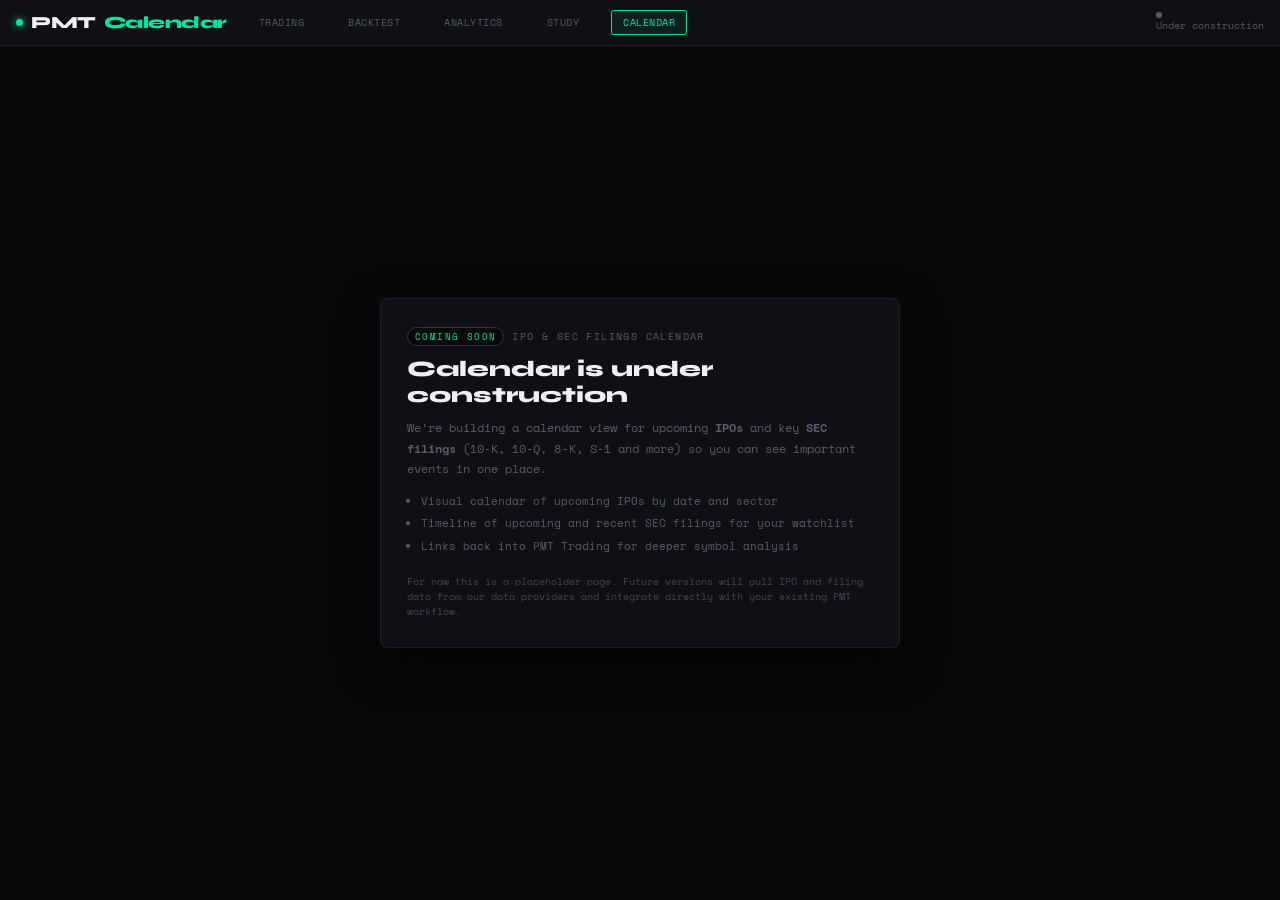
<file: code/pmt-calendar.html>
<!DOCTYPE html>
<html lang="en">
<head>
<meta charset="UTF-8" />
<meta name="viewport" content="width=device-width, initial-scale=1.0" />
<title>PMT Calendar</title>
<link rel="preconnect" href="https://fonts.googleapis.com" />
<link href="https://fonts.googleapis.com/css2?family=Space+Mono:wght@400;700&family=Syne:wght@400;600;700;800&display=swap" rel="stylesheet" />
<style>
*,*::before,*::after{box-sizing:border-box;margin:0;padding:0}
html,body{height:100%;background:#08090b;color:#c9cdd8;font-family:'Space Mono',monospace;font-size:12px}
:root{
  --bg:#08090b;--surface:#0e1014;--border:#1d2028;--border-hi:#2e333f;
  --text:#c9cdd8;--text-dim:#555b6a;--text-hi:#eef0f5;
  --green:#00e5a0;--green-dim:#00e5a012;--amber:#f5a623;
  --red:#ff4d6a;--blue:#4d9fff;--purple:#a78bfa;
  --mono:'Space Mono',monospace;--sans:'Syne',sans-serif;
}
body{background:var(--bg);color:var(--text);font-family:var(--mono);display:flex;flex-direction:column}
#topbar{height:46px;background:var(--surface);border-bottom:1px solid var(--border);display:flex;align-items:center;padding:0 16px;gap:20px}
#logo{font-family:var(--sans);font-weight:800;font-size:17px;color:var(--text-hi);letter-spacing:-0.5px;display:flex;align-items:center;gap:8px;white-space:nowrap}
#logo em{color:var(--green);font-style:normal}
#logo::before{content:'';width:7px;height:7px;border-radius:50%;background:var(--green);box-shadow:0 0 8px var(--green);animation:pulse 2s ease-in-out infinite;flex-shrink:0}
@keyframes pulse{0%,100%{opacity:1;transform:scale(1)}50%{opacity:.5;transform:scale(.85)}}
.nav-btn{font-family:var(--mono);font-size:10px;color:var(--text-dim);background:none;border:1px solid transparent;padding:4px 11px;cursor:pointer;border-radius:3px;letter-spacing:.5px;text-transform:uppercase;transition:all .15s;white-space:nowrap}
.nav-btn:hover{color:var(--text-hi);border-color:var(--border-hi);background:var(--border)}
.nav-btn.active{color:var(--green);border-color:var(--green);background:var(--green-dim)}
#tb-right{margin-left:auto;display:flex;align-items:center;gap:14px;font-size:10px;color:var(--text-dim)}
#ws-dot{width:6px;height:6px;border-radius:50%;background:var(--text-dim)}
#workspace{flex:1;display:flex;align-items:center;justify-content:center;padding:32px}
.card{max-width:520px;width:100%;background:var(--surface);border-radius:8px;border:1px solid var(--border);padding:28px 26px;box-shadow:0 16px 40px #000a}
.badge-row{display:flex;align-items:center;gap:8px;margin-bottom:10px;font-size:10px;color:var(--text-dim);text-transform:uppercase;letter-spacing:.14em}
.badge{padding:2px 7px;border-radius:999px;border:1px solid var(--border-hi);background:var(--bg);color:var(--green);font-size:9px}
.card h1{font-family:var(--sans);font-size:22px;font-weight:800;color:var(--text-hi);margin-bottom:10px}
.pill-row{display:flex;flex-wrap:wrap;gap:6px;margin:10px 0 14px}
.pill{font-size:10px;padding:4px 9px;border-radius:999px;border:1px solid var(--border-hi);background:var(--bg);color:var(--text-dim)}
.pill strong{color:var(--text-hi);font-weight:600}
.lead{font-size:12px;color:var(--text-dim);line-height:1.7;margin-bottom:12px}
.todo-list{font-size:11px;color:var(--text-dim);line-height:1.7;margin-left:14px}
.todo-list li{margin-bottom:4px}
.hint{margin-top:18px;font-size:10px;color:var(--text-dim);opacity:.7}
.hint code{background:var(--bg);padding:2px 4px;border-radius:3px;border:1px solid var(--border)}
</style>
</head>
<body>

<div id="topbar">
  <div id="logo">PMT <em>Calendar</em></div>
  <button class="nav-btn" onclick="window.open('pmt-trading.html','_self')">Trading</button>
  <button class="nav-btn" onclick="window.open('pmt-backtest.html','_blank')">Backtest</button>
  <button class="nav-btn" onclick="window.open('pmt-backtest.html#analytics','_blank')">Analytics</button>
  <button class="nav-btn" onclick="window.open('pmt-study.html','_blank')">Study</button>
  <button class="nav-btn active">Calendar</button>
  <div id="tb-right">
    <div id="tb-status"><div id="ws-dot"></div><span id="ws-label">Under construction</span></div>
  </div>
</div>

<div id="workspace">
  <div class="card">
    <div class="badge-row">
      <span class="badge">Coming soon</span>
      <span>IPO &amp; SEC filings calendar</span>
    </div>
    <h1>Calendar is under construction</h1>
    <p class="lead">
      We’re building a calendar view for upcoming <strong>IPOs</strong> and key <strong>SEC filings</strong>
      (10‑K, 10‑Q, 8‑K, S‑1 and more) so you can see important events in one place.
    </p>
    <ul class="todo-list">
      <li>Visual calendar of upcoming IPOs by date and sector</li>
      <li>Timeline of upcoming and recent SEC filings for your watchlist</li>
      <li>Links back into PMT Trading for deeper symbol analysis</li>
    </ul>
    <p class="hint">
      For now this is a placeholder page. Future versions will pull IPO and filing data from our data providers
      and integrate directly with your existing PMT workflow.
    </p>
  </div>
</div>

</body>
</html>
</file>
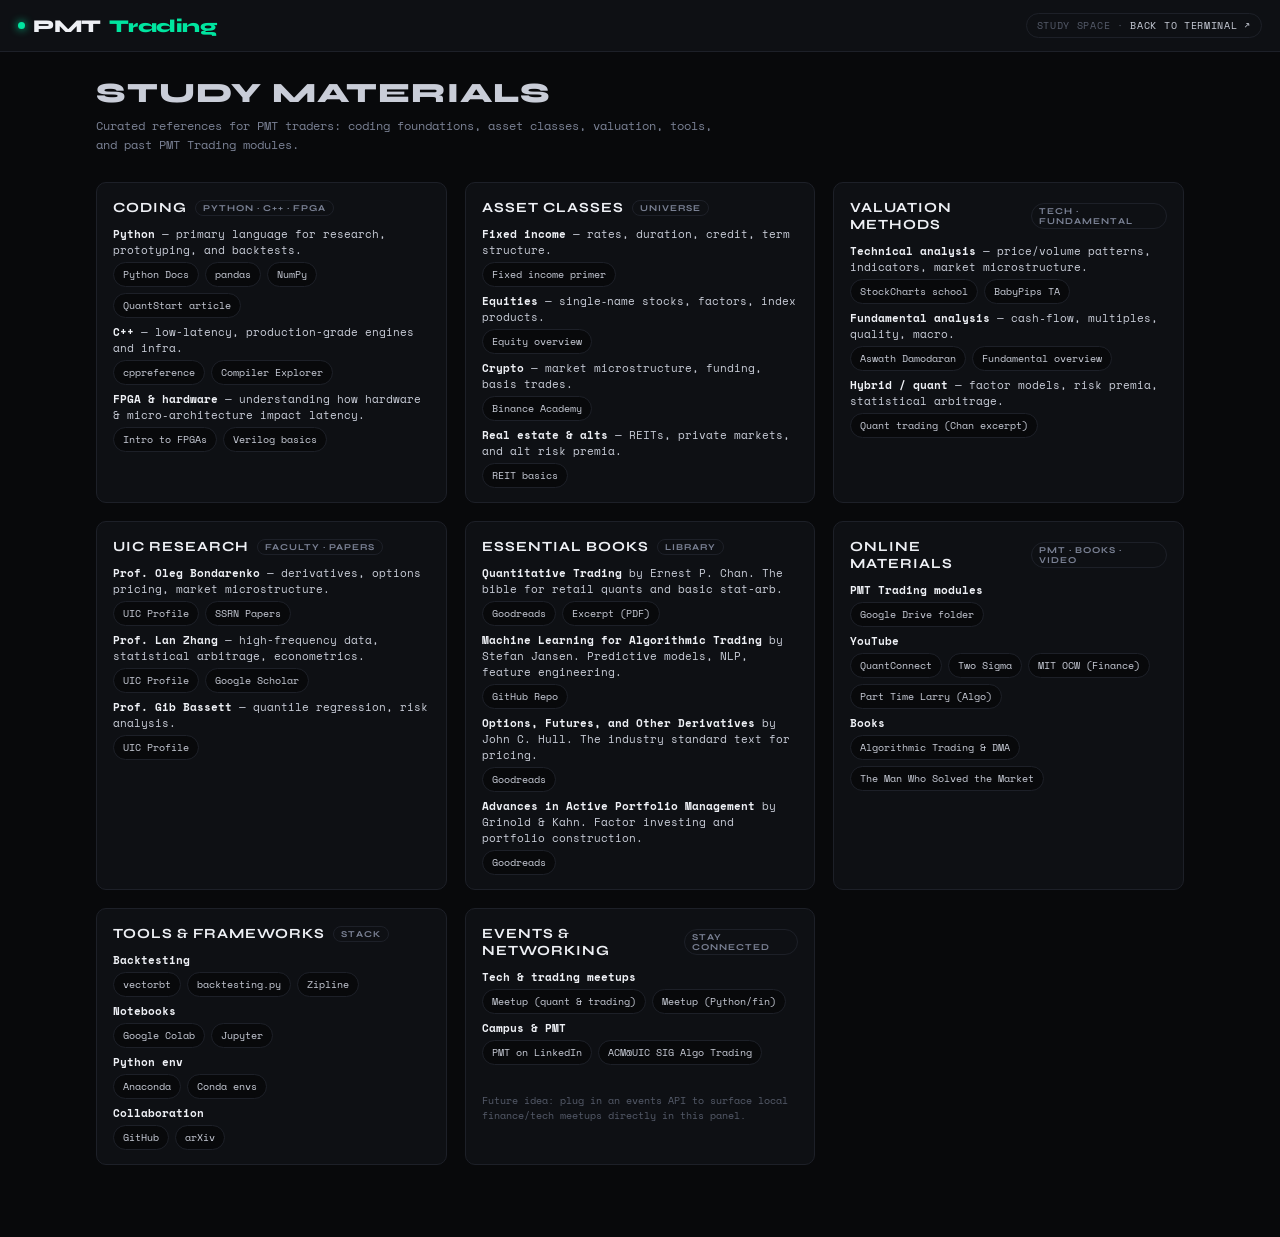
<file: code/pmt-study.html>
<!DOCTYPE html>
<html lang="en">
<head>
<meta charset="UTF-8" />
<meta name="viewport" content="width=device-width, initial-scale=1.0" />
<title>PMT Trading · Study Materials</title>
<link rel="preconnect" href="https://fonts.googleapis.com" />
<link href="https://fonts.googleapis.com/css2?family=Space+Mono:wght@400;700&family=Syne:wght@400;600;700;800&display=swap" rel="stylesheet" />
<style>
*,*::before,*::after{box-sizing:border-box;margin:0;padding:0}
body{
  min-height:100vh;
  background:#08090b;
  color:#c9cdd8;
  font-family:'Space Mono',monospace;
}
a{color:#4d9fff;text-decoration:none}
a:hover{text-decoration:underline}

/* Topbar (lightweight, echoes main app) */
#topbar{
  height:52px;
  background:#0e1014;
  border-bottom:1px solid #1d2028;
  display:flex;
  align-items:center;
  padding:0 18px;
  gap:18px;
}
#logo{
  font-family:'Syne',sans-serif;
  font-weight:800;
  font-size:18px;
  color:#eef0f5;
  letter-spacing:-0.5px;
  display:flex;
  align-items:center;
  gap:8px;
}
#logo em{color:#00e5a0;font-style:normal}
#logo::before{
  content:'';
  width:7px;height:7px;border-radius:50%;
  background:#00e5a0;
  box-shadow:0 0 8px #00e5a0;
}
.tb-pill{
  margin-left:auto;
  font-size:10px;
  color:#555b6a;
  border:1px solid #1d2028;
  border-radius:999px;
  padding:4px 10px;
  text-transform:uppercase;
  letter-spacing:.7px;
}
.tb-pill a{color:#c9cdd8}

/* Layout */
#shell{
  max-width:1120px;
  margin:24px auto 40px;
  padding:0 16px 32px;
}

header h1{
  font-family:'Syne',sans-serif;
  font-size:28px;
  font-weight:800;
  letter-spacing:1px;
  text-transform:uppercase;
  margin-bottom:6px;
}
header p{
  color:#7a8194;
  font-size:12px;
  max-width:640px;
  line-height:1.6;
}

.grid{
  margin-top:28px;
  display:grid;
  grid-template-columns:repeat(auto-fit,minmax(260px,1fr));
  gap:18px;
}

.study-card{
  background:#0e1014;
  border:1px solid #1d2028;
  border-radius:10px;
  padding:16px 16px 14px;
  display:flex;
  flex-direction:column;
  gap:10px;
}
.study-card h2{
  font-family:'Syne',sans-serif;
  font-size:14px;
  letter-spacing:1px;
  text-transform:uppercase;
  color:#eef0f5;
  display:flex;
  align-items:center;
  gap:8px;
}
.tag{
  font-size:9px;
  padding:2px 7px;
  border-radius:999px;
  border:1px solid #1d2028;
  color:#7a8194;
}
.study-card ul{
  list-style:none;
  display:flex;
  flex-direction:column;
  gap:6px;
  font-size:11px;
}
.study-card li span.label{
  font-weight:700;
  color:#eef0f5;
}
.pill-links{
  display:flex;
  flex-wrap:wrap;
  gap:6px;
  margin-top:4px;
}
.pill-links a{
  font-size:10px;
  padding:4px 9px;
  border-radius:999px;
  border:1px solid #1d2028;
  background:#08090b;
  color:#c9cdd8;
}
.pill-links a:hover{
  border-color:#4d9fff;
  background:#10131b;
}

.note{
  margin-top:18px;
  font-size:10px;
  color:#555b6a;
}

@media (max-width:640px){
  #shell{margin-top:18px}
  header h1{font-size:22px}
}
</style>
</head>
<body>

<div id="topbar">
  <div id="logo">PMT <em>Trading</em></div>
  <div class="tb-pill">
    Study space · <a href="pmt-trading.html">back to terminal ↗</a>
  </div>
</div>

<main id="shell">
  <header>
    <h1>Study Materials</h1>
    <p>
      Curated references for PMT traders: coding foundations, asset classes,
      valuation, tools, and past PMT Trading modules.
    </p>
  </header>

  <section class="grid">
    <!-- Coding -->
    <article class="study-card">
      <h2>Coding<span class="tag">Python · C++ · FPGA</span></h2>
      <ul>
        <li>
          <span class="label">Python</span> — primary language for research, prototyping, and backtests.
          <div class="pill-links">
            <a href="https://docs.python.org/3/" target="_blank">Python Docs</a>
            <a href="https://pandas.pydata.org/docs/" target="_blank">pandas</a>
            <a href="https://numpy.org/doc/" target="_blank">NumPy</a>
            <a href="https://www.quantstart.com/articles/backtesting-system-in-python/" target="_blank">QuantStart article</a>
          </div>
        </li>
        <li>
          <span class="label">C++</span> — low-latency, production-grade engines and infra.
          <div class="pill-links">
            <a href="https://en.cppreference.com/w/" target="_blank">cppreference</a>
            <a href="https://godbolt.org/" target="_blank">Compiler Explorer</a>
          </div>
        </li>
        <li>
          <span class="label">FPGA & hardware</span> — understanding how hardware & micro‑architecture impact latency.
          <div class="pill-links">
            <a href="https://www.intel.com/content/www/us/en/docs/programmable/683472/21-4/introduction-to-fpgas.html" target="_blank">Intro to FPGAs</a>
            <a href="https://asic-world.com/verilog/veritut.html" target="_blank">Verilog basics</a>
          </div>
        </li>
      </ul>
    </article>

    <!-- Asset Classes -->
    <article class="study-card">
      <h2>Asset Classes<span class="tag">Universe</span></h2>
      <ul>
        <li>
          <span class="label">Fixed income</span> — rates, duration, credit, term structure.
          <div class="pill-links">
            <a href="https://www.investopedia.com/terms/f/fixedincome.asp" target="_blank">Fixed income primer</a>
          </div>
        </li>
        <li>
          <span class="label">Equities</span> — single‑name stocks, factors, index products.
          <div class="pill-links">
            <a href="https://www.investopedia.com/terms/e/equity.asp" target="_blank">Equity overview</a>
          </div>
        </li>
        <li>
          <span class="label">Crypto</span> — market microstructure, funding, basis trades.
          <div class="pill-links">
            <a href="https://www.binance.com/en/academy" target="_blank">Binance Academy</a>
          </div>
        </li>
        <li>
          <span class="label">Real estate & alts</span> — REITs, private markets, and alt risk premia.
          <div class="pill-links">
            <a href="https://www.investopedia.com/terms/r/reit.asp" target="_blank">REIT basics</a>
          </div>
        </li>
      </ul>
    </article>

    <!-- Valuation methods -->
    <article class="study-card">
      <h2>Valuation Methods<span class="tag">Tech · Fundamental</span></h2>
      <ul>
        <li>
          <span class="label">Technical analysis</span> — price/volume patterns, indicators, market microstructure.
          <div class="pill-links">
            <a href="https://school.stockcharts.com/" target="_blank">StockCharts school</a>
            <a href="https://www.babypips.com/learn/forex/technical-analysis" target="_blank">BabyPips TA</a>
          </div>
        </li>
        <li>
          <span class="label">Fundamental analysis</span> — cash‑flow, multiples, quality, macro.
          <div class="pill-links">
            <a href="https://pages.stern.nyu.edu/~adamodar/" target="_blank">Aswath Damodaran</a>
            <a href="https://www.investopedia.com/terms/f/fundamentalanalysis.asp" target="_blank">Fundamental overview</a>
          </div>
        </li>
        <li>
          <span class="label">Hybrid / quant</span> — factor models, risk premia, statistical arbitrage.
          <div class="pill-links">
            <a href="https://www.efrontiers.com/sites/default/files/quantitative_trading_ernie_chan.pdf" target="_blank">Quant trading (Chan excerpt)</a>
          </div>
        </li>
      </ul>
    </article>

    <!-- UIC Research -->
    <article class="study-card">
      <h2>UIC Research<span class="tag">Faculty · Papers</span></h2>
      <ul>
        <li>
          <span class="label">Prof. Oleg Bondarenko</span> — derivatives, options pricing, market microstructure.
          <div class="pill-links">
            <a href="https://business.uic.edu/profiles/bondarenko-oleg/" target="_blank">UIC Profile</a>
            <a href="https://papers.ssrn.com/sol3/cf_dev/AbsByAuth.cfm?per_id=148152" target="_blank">SSRN Papers</a>
          </div>
        </li>
        <li>
          <span class="label">Prof. Lan Zhang</span> — high-frequency data, statistical arbitrage, econometrics.
          <div class="pill-links">
            <a href="https://business.uic.edu/profiles/lan-zhang/" target="_blank">UIC Profile</a>
            <a href="https://scholar.google.com/citations?user=Y0q_BngAAAAJ" target="_blank">Google Scholar</a>
          </div>
        </li>
        <li>
          <span class="label">Prof. Gib Bassett</span> — quantile regression, risk analysis.
          <div class="pill-links">
            <a href="https://gib.people.uic.edu/" target="_blank">UIC Profile</a>
          </div>
        </li>
      </ul>
    </article>

    <!-- Essential Books -->
    <article class="study-card">
      <h2>Essential Books<span class="tag">Library</span></h2>
      <ul>
        <li>
          <span class="label">Quantitative Trading</span> by Ernest P. Chan. The bible for retail quants and basic stat-arb.
          <div class="pill-links">
            <a href="https://www.goodreads.com/book/show/443641.Quantitative_Trading" target="_blank">Goodreads</a>
            <a href="https://www.efrontiers.com/sites/default/files/quantitative_trading_ernie_chan.pdf" target="_blank">Excerpt (PDF)</a>
          </div>
        </li>
        <li>
          <span class="label">Machine Learning for Algorithmic Trading</span> by Stefan Jansen. Predictive models, NLP, feature engineering.
          <div class="pill-links">
            <a href="https://github.com/stefan-jansen/machine-learning-for-trading" target="_blank">GitHub Repo</a>
          </div>
        </li>
        <li>
          <span class="label">Options, Futures, and Other Derivatives</span> by John C. Hull. The industry standard text for pricing.
          <div class="pill-links">
            <a href="https://www.goodreads.com/book/show/288229.Options_Futures_and_Other_Derivatives" target="_blank">Goodreads</a>
          </div>
        </li>
        <li>
          <span class="label">Advances in Active Portfolio Management</span> by Grinold & Kahn. Factor investing and portfolio construction.
          <div class="pill-links">
            <a href="https://www.goodreads.com/book/show/6966155-advances-in-active-portfolio-management" target="_blank">Goodreads</a>
          </div>
        </li>
      </ul>
    </article>

    <!-- Online materials -->
    <article class="study-card">
      <h2>Online Materials<span class="tag">PMT · Books · Video</span></h2>
      <ul>
        <li>
          <span class="label">PMT Trading modules</span>
          <div class="pill-links">
            <a href="https://drive.google.com/drive/u/1/folders/1NErR96wQvUYF7d6U8zVKXZE8G6Xy0hbm" target="_blank">Google Drive folder</a>
          </div>
        </li>
        <li>
          <span class="label">YouTube</span>
          <div class="pill-links">
            <a href="https://www.youtube.com/@QuantConnect" target="_blank">QuantConnect</a>
            <a href="https://www.youtube.com/@TwoSigma" target="_blank">Two Sigma</a>
            <a href="https://www.youtube.com/@mitocw" target="_blank">MIT OCW (Finance)</a>
            <a href="https://www.youtube.com/c/PartTimeLarry" target="_blank">Part Time Larry (Algo)</a>
          </div>
        </li>
        <li>
          <span class="label">Books</span>
          <div class="pill-links">
            <a href="https://www.goodreads.com/book/show/967894.Algorithmic_Trading_and_DMA" target="_blank">Algorithmic Trading & DMA</a>
            <a href="https://www.goodreads.com/book/show/103699.The_Man_Who_Solved_the_Market" target="_blank">The Man Who Solved the Market</a>
          </div>
        </li>
      </ul>
    </article>

    <!-- Tools -->
    <article class="study-card">
      <h2>Tools & Frameworks<span class="tag">Stack</span></h2>
      <ul>
        <li>
          <span class="label">Backtesting</span>
          <div class="pill-links">
            <a href="https://vectorbt.dev/" target="_blank">vectorbt</a>
            <a href="https://kernc.github.io/backtesting.py/" target="_blank">backtesting.py</a>
            <a href="https://www.zipline.io/" target="_blank">Zipline</a>
          </div>
        </li>
        <li>
          <span class="label">Notebooks</span>
          <div class="pill-links">
            <a href="https://colab.research.google.com/" target="_blank">Google Colab</a>
            <a href="https://jupyter.org/" target="_blank">Jupyter</a>
          </div>
        </li>
        <li>
          <span class="label">Python env</span>
          <div class="pill-links">
            <a href="https://www.anaconda.com/download" target="_blank">Anaconda</a>
            <a href="https://docs.conda.io/projects/conda/en/latest/user-guide/tasks/manage-environments.html" target="_blank">Conda envs</a>
          </div>
        </li>
        <li>
          <span class="label">Collaboration</span>
          <div class="pill-links">
            <a href="https://github.com/" target="_blank">GitHub</a>
            <a href="https://arxiv.org/" target="_blank">arXiv</a>
          </div>
        </li>
      </ul>
    </article>

    <!-- Events -->
    <article class="study-card">
      <h2>Events & Networking<span class="tag">Stay Connected</span></h2>
      <ul>
        <li>
          <span class="label">Tech & trading meetups</span>
          <div class="pill-links">
            <a href="https://www.meetup.com/find/?keywords=quant%20trading" target="_blank">Meetup (quant & trading)</a>
            <a href="https://www.meetup.com/find/?keywords=python%20finance" target="_blank">Meetup (Python/fin)</a>
          </div>
        </li>
        <li>
          <span class="label">Campus & PMT</span>
          <div class="pill-links">
            <a href="https://www.linkedin.com/company/portfolio-management-team/about/" target="_blank">PMT on LinkedIn</a>
            <a href="https://acm-uic.github.io/sigs/algotrading/" target="_blank">ACM@UIC SIG Algo Trading</a>
          </div>
        </li>
      </ul>
      <p class="note">
        Future idea: plug in an events API to surface local finance/tech meetups directly in this panel.
      </p>
    </article>
  </section>
</main>

</body>
</html>
</file>
